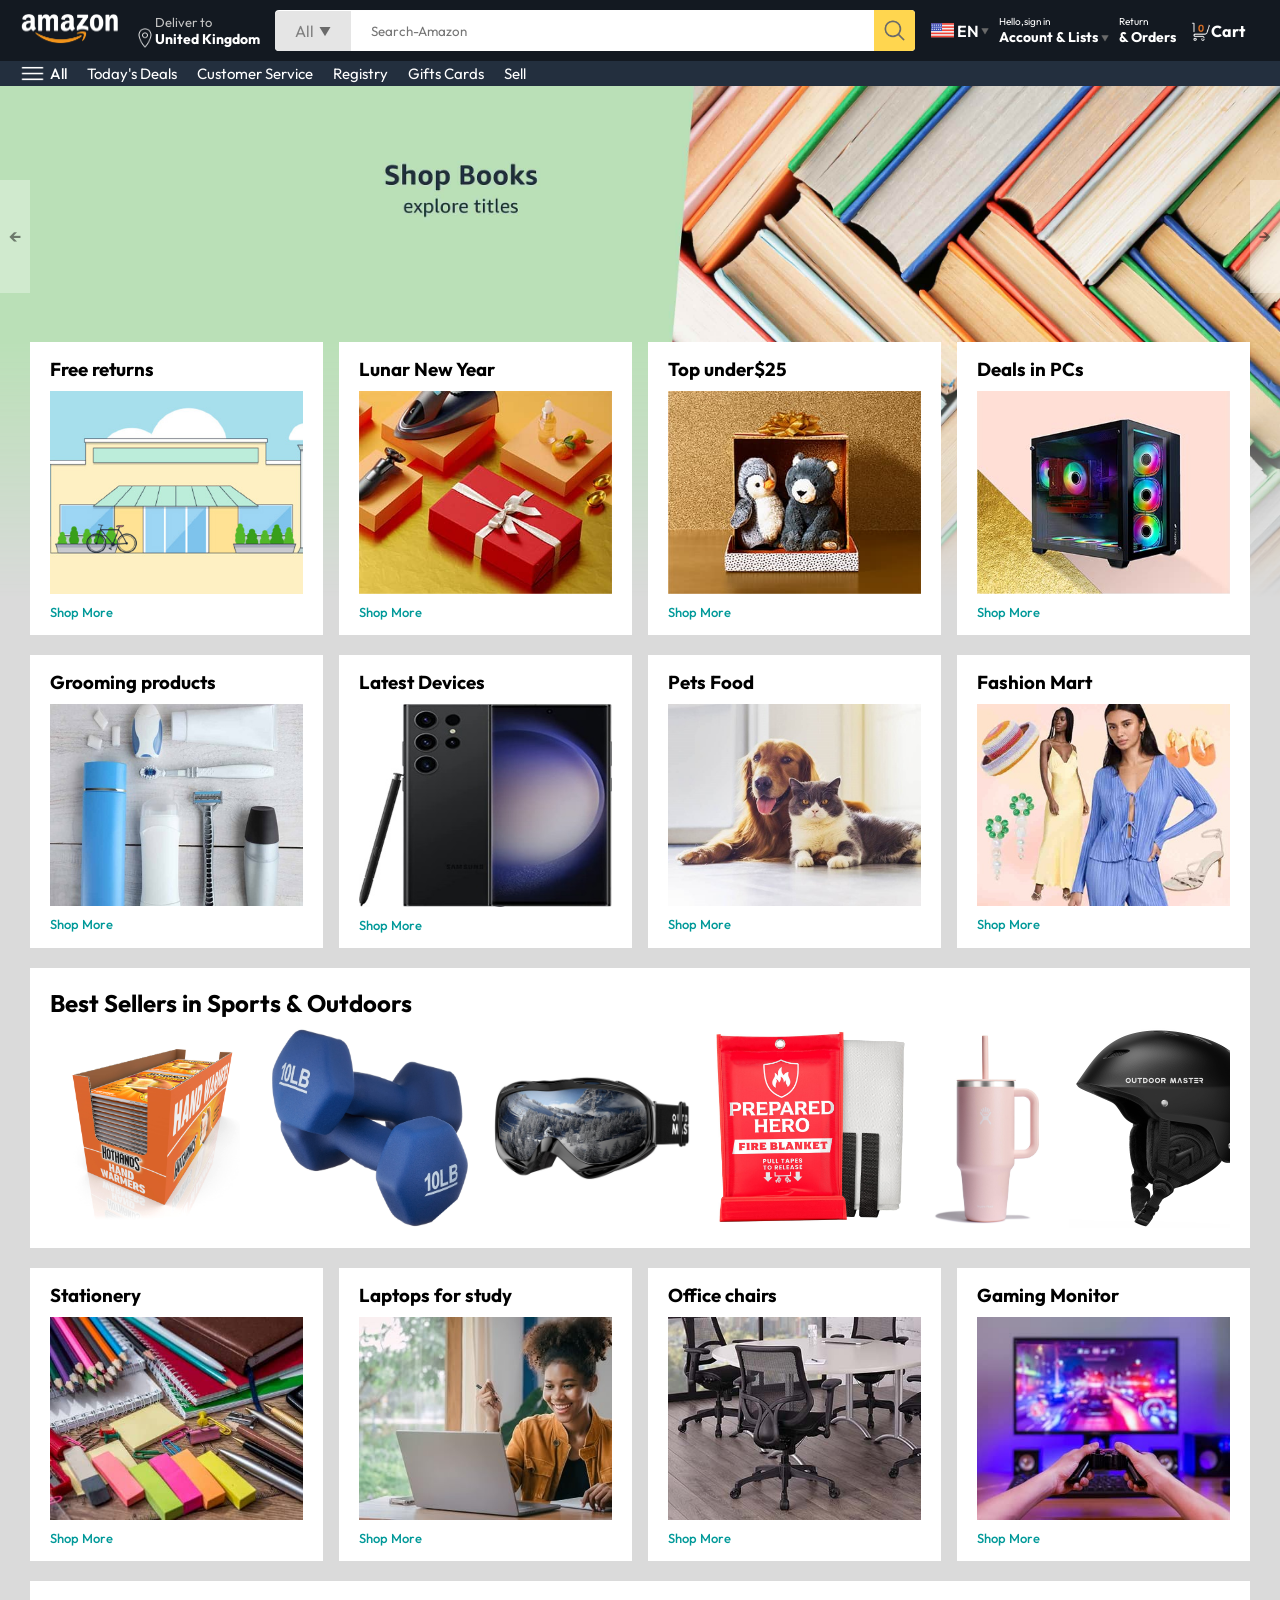
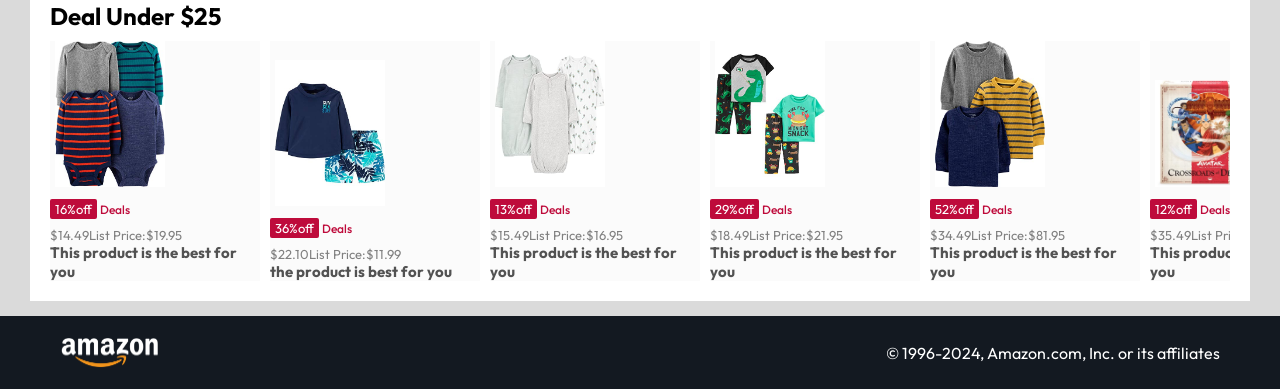
<file: project/project_web1/index.html>
<!DOCTYPE html>
<html lang="en">
<head>
    <meta charset="UTF-8">
    <meta name="viewport" content="width=device-width, initial-scale=1.0">
    <title>Shopping website Clone</title>
    <link rel="stylesheet" href="style.css">
</head>
<body>
    <nav>
      <a href="/" ><img src="amazon_logo (1).png" width="100" alt=""></a>
      <div class="nav-country">
        <img src="location_icon.png" height="20" alt="">
    <div>
      <p>Deliver to</p>
      <h1>United Kingdom</h1>   
      </div>
    </div>
    <div class="nav-search">
        <div class="nav-search-category">
            <p>All</p>
            <img src="dropdown_icon.png" height="12" alt="">
        </div>
        <input type="text" class="nav-search-input" placeholder="Search-Amazon">
        <img src="search_icon.png" class="nav-search-icon "alt="">
    </div>
    <div class="nav-language">
        <img src="us_flag.png" alt="" width="25px">
        <p>EN</p>
        <img src="dropdown_icon.png" alt="" width="8px">
    </div>
    <div class="nav-text">
        <p><a href="/signin.html">Hello,sign in</a></p>
        <h1> Account & Lists
        <img src="dropdown_icon.png" alt="" width="8px">
        </h1>
    </div>
    <div class="nav-text">
        <p>Return</p>
        <h1> & Orders </h1>
    </div>
    <a href="/signin.html" class="mobile-user-icon" style="display:none;">
        <img src="user.png" alt="">
    </a>
    <a href="" class="nav-cart">
        <img src="cart_icon.png"  width="20px"alt="">
        <h4>Cart</h4>
    </a>
    </nav>
    <div class="nav-bottom">
        <div>
            <img src="menu_icon.png" width="25px"alt="">
            <p>All</p>
        </div>
        <p>Today's Deals</p>
        <P>Customer Service</P>  
        <p>Registry</p>      
        <p>Gifts Cards</p>
        <p>Sell</p>
    </div>
    <div class="header-slider">
        <a href="#" class="control_prev">&#8592;</a>
        <a href="#" class="control_next">&#8594;</a>
        <ul>
            <img src="header1.jpg"  class="header-img" alt="">
            <img src="header2.jpg"  class="header-img" alt="">
            <img src="header3.jpg"  class="header-img" alt="">
            <img src="header4.jpg"  class="header-img" alt="">
            <img src="header5.jpg"  class="header-img" alt="">
            <img src="header6.jpg"  class="header-img" alt="">
        </ul>
    </div>
    <div class="box-row header-box">
        <div class="box-col">
            <h3>Free returns</h3>
            <img src="box1-1.jpg" alt="">
            <a href="/">Shop More</a>
        </div>
        <div class="box-col">
            <h3>Lunar New Year</h3>
            <img src="box1-2.jpg" alt="">
            <a href="/">Shop More</a>
        </div>
        <div class="box-col">
            <h3>Top under$25</h3>
            <img src="box1-3.jpg" alt="">
            <a href="/">Shop More</a>
        </div>
        <div class="box-col">
            <h3>Deals in PCs</h3>
            <img src="box1-4.jpg" alt="">
            <a href="/">Shop More</a>
        </div>
    </div>
    <div class="box-row">
        <div class="box-col">
            <h3>Grooming products</h3>
            <img src="box2-1.jpg" alt="">
            <a href="/">Shop More</a>
        </div>
        <div class="box-col">
            <h3>Latest Devices</h3>
            <img src="box2-2.jpg" alt="">
            <a href="/">Shop More</a>
        </div>
        <div class="box-col">
            <h3>Pets Food</h3>
            <img src="box2-3.jpg" alt="">
            <a href="/">Shop More</a>
        </div>
        <div class="box-col">
            <h3>Fashion Mart</h3>
            <img src="box2-4 (1).jpg" alt="">
            <a href="/">Shop More</a>
        </div>
    </div>
    <div class="product-slidder">
        <h2>Best Sellers in Sports & Outdoors</h2>
        <div class="products">
            <img src="product1-1.jpg" alt="">
            <img src="product1-2.jpg" alt="">
            <img src="product1-3.jpg" alt="">
            <img src="product1-4.jpg" alt="">
            <img src="product1-5.jpg" alt="">
            <img src="product1-6.jpg" alt="">
            <img src="product1-7.jpg" alt="">
            <img src="product1-8.jpg" alt="">
            <img src="product1-9.jpg" alt="">
            <img src="product1-10.jpg" alt="">
        </div>
    </div>
    <div class="box-row">
        <div class="box-col">
            <h3>Stationery</h3>
            <img src="box3-1.jpg" alt="">
            <a href="/">Shop More</a>
        </div>
        <div class="box-col">
            <h3>Laptops for study</h3>
            <img src="box3-2.jpg" alt="">
            <a href="/">Shop More</a>
        </div>
        <div class="box-col">
            <h3>Office chairs</h3>
            <img src="box3-3.jpg" alt="">
            <a href="/">Shop More</a>
        </div>
        <div class="box-col">
            <h3>Gaming Monitor</h3>
            <img src="box3-4.jpg" alt="">
            <a href="/">Shop More</a>
        </div>
    </div>
   <div class="product-slidder-with-price">
    <h2>Deal Under $25</h2>
    <div class="products">
        <div class="product-card">
            <div>
                <img src="product2-1.jpg" alt="">
            </div>
            <div class="product-offer">
                <p>16%off</p> <span>Deals</span>
            </div>
            <p class="product-price">$<span>14.49</span>List Price:$19.95</p>
            <h4>This product is the best for you</h4>
         </div>
         <div class="product-card">
            <div >
                <img src="product2-2.jpg" alt="">
            </div>
            <div class="product-offer">
                <p>36%off</p> <span>Deals</span>
            </div>
            <p class="product-price">$<span>22.10</span>List Price:$11.99</p>
            <h4>the product is best for you</h4>
        </div>
         <div class="product-card">
            <div >
                <img src="product2-3.jpg" alt="">
            </div>
            <div class="product-offer">
                <p>13%off</p> <span>Deals</span>
            </div>
            <p class="product-price">$<span>15.49</span>List Price:$16.95</p>
            <h4>This product is the best for you</h4>
        </div>
        <div class="product-card">
            <div >
                <img src="product2-4.jpg" alt="">
            </div>
            <div class="product-offer">
                <p>29%off</p> <span>Deals</span>
            </div>
            <p class="product-price">$<span>18.49</span>List Price:$21.95</p>
            <h4>This product is the best for you</h4>
        </div>
        <div class="product-card">
            <div >
                <img src="product2-5.jpg" alt="">
            </div>
            <div class="product-offer">
                <p>52%off</p> <span>Deals</span>
            </div>
            <p class="product-price">$<span>34.49</span>List Price:$81.95</p>
            <h4>This product is the best for you</h4>
        </div>
        <div class="product-card">
            <div >
                <img src="product2-6.jpg" alt="">
            </div>
            <div class="product-offer">
                <p>12%off</p> <span>Deals</span>
            </div>
            <p class="product-price">$<span>35.49</span>List Price:$16.97</p>
            <h4>This product is the best for you</h4>
        </div>
        <div class="product-card">
            <div >
                <img src="product2-7.jpg" alt="">
            </div>
            <div class="product-offer">
                <p>13%off</p> <span>Deals</span>
            </div>
            <p class="product-price">$<span>32.49</span>List Price:$91.95</p>
            <h4>This product is the best for you</h4>
        </div>
        <div class="product-card">
            <div >
                <img src="product2-8.jpg" alt="">
            </div>
            <div class="product-offer">
                <p>34%off</p> <span>Deals</span>
            </div>
            <p class="product-price">$<span>54.49</span>List Price:$99.95</p>
            <h4>This product is the best for you</h4>
        </div>
        <div class="product-card">
            <div >
                <img src="product2-9.jpg" alt="">
            </div>
            <div class="product-offer">
                <p>7%off</p> <span>Deals</span>
            </div>
            <p class="product-price">$<span>19.49</span>List Price:$10.95</p>
            <h4>This product is the best for you</h4>
        </div>
        <div class="product-card">
            <div>
                <img src="product2-10.jpg" alt="">
            </div>
            <div class="product-offer">
                <p>78%off</p> <span>Deals</span>
            </div>
            <p class="product-price">$<span>13.49</span>List Price:$12.95</p>
            <h4>This product is the best for you</h4>
        </div>
        <div class="product-card">
            <div >
                <img src="product2-11.jpg" alt="">
            </div>
            <div class="product-offer">
                <p>63%off</p> <span>Deals</span>
            </div>
            <p class="product-price">$<span>15.49</span>List Price:$16.95</p>
            <h4>This product is the best for you</h4>
        </div>
    </div>
   </div>
  <footer>
    <img src="amazon_logo (1).png" alt="" width="100">
    <p>© 1996-2024, Amazon.com, Inc. or its affiliates</p>
</footer>

    <script src="script.js"></script>
</body>
</html>
</file>
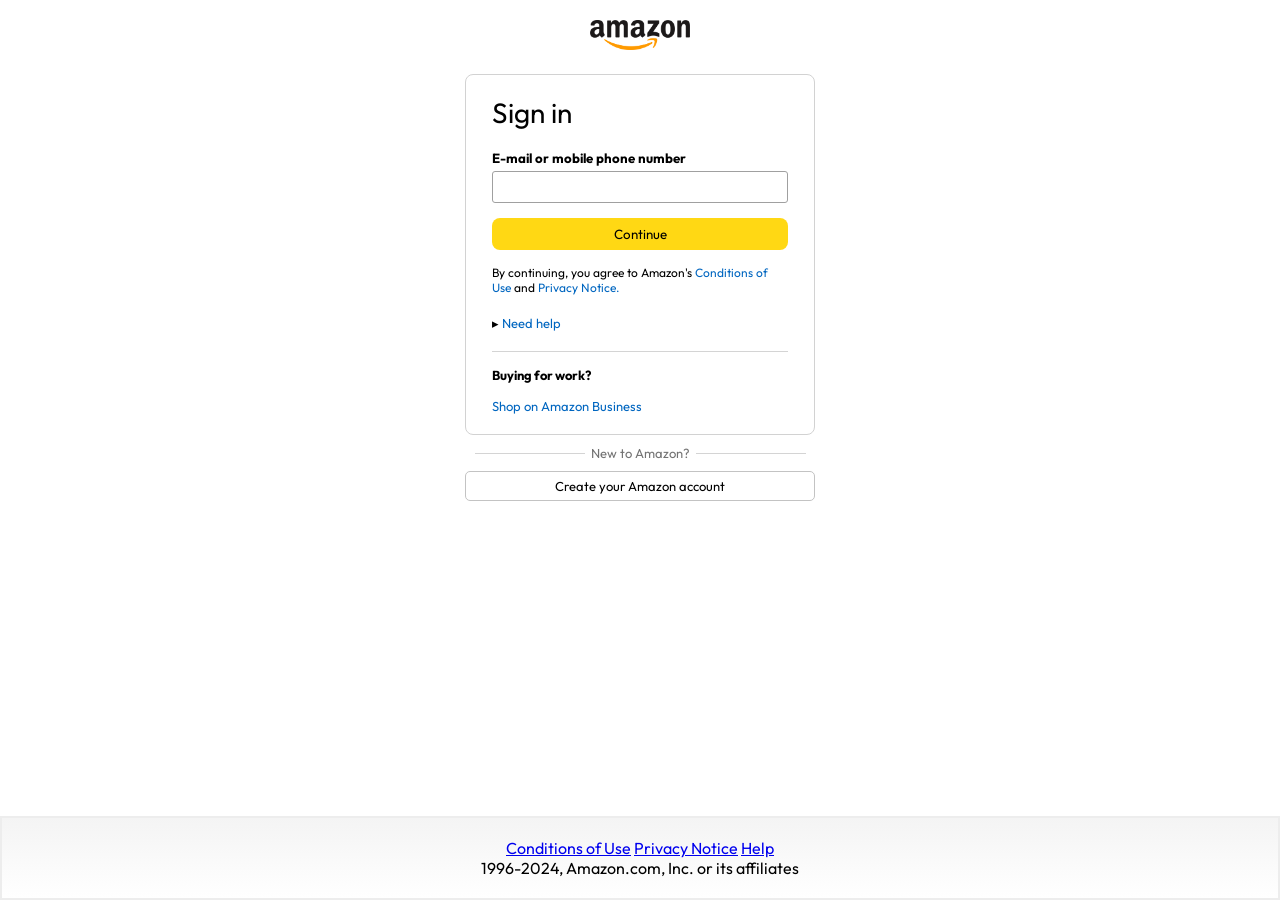
<file: project/project_web1/signin.html>
<!DOCTYPE html>
<html lang="en">
<head>
    <meta charset="UTF-8">
    <meta name="viewport" content="width=device-width, initial-scale=1.0">
    <title>Sign In</title>
    <link rel="stylesheet" href="signin.css">
</head>
<body>
    <a href="/"><img  class="logo"src="amazon_logo_dark.png" alt="" width="100px"></a>
    <div class="signin-container">
        <h1 class="signin-title">Sign in</h1>
        <h5 class="input-lable">E-mail or mobile phone number</h5>
        <input type="text">
        <button>Continue</button>
        <p class="signin-condition">By continuing, you agree to Amazon's<span> Conditions of Use </span>and<span> Privacy Notice.</span></p>
        <p class="signin-help">&#9656 <span>Need help</span></p>
        <hr>
        <h4>Buying for work?</h4>
        <p class="signin-bussiness"><span>Shop on Amazon Business</span></p>
    </div>
    <div class="signin-bottom">
        <hr>
        <p>New to Amazon?</p>
        <hr>
    </div>
    <a href="/signup.html"><button class="signin-signup-btn">Create your Amazon account</button></a>
   
    <footer>
        <div class="footer-links">
            <a href="#">Conditions of Use</a>
            <a href="#">Privacy Notice</a>
            <a href="#">Help</a>
        </div>
        <p class="footer-copyright"> 1996-2024, Amazon.com, Inc. or its affiliates</p>
</footer>
</body>
</html>
</file>
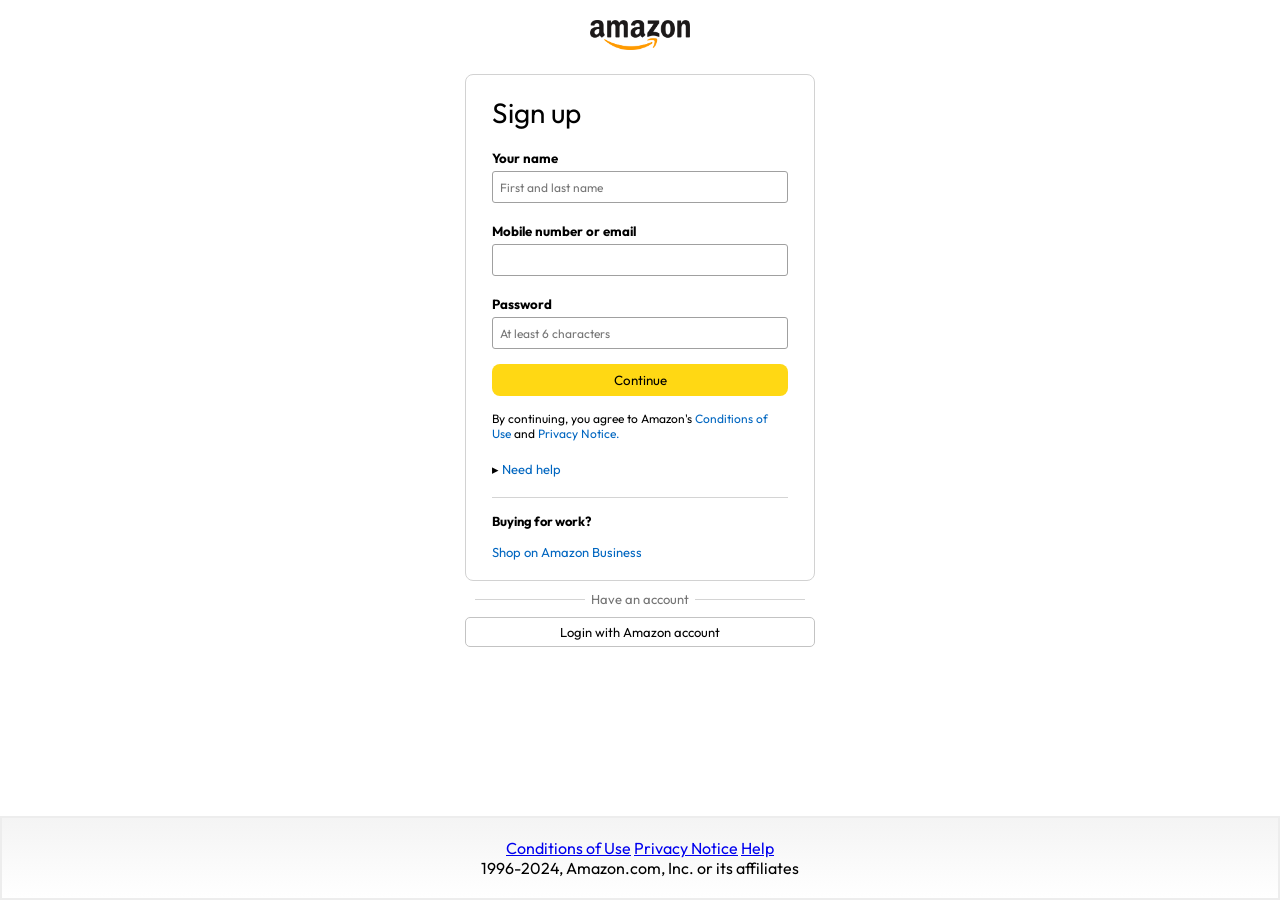
<file: project/project_web1/signup.html>
<!DOCTYPE html>
<html lang="en">
<head>
    <meta charset="UTF-8">
    <meta name="viewport" content="width=device-width, initial-scale=1.0">
    <title>Sign up</title>
    <link rel="stylesheet" href="signin.css">
</head>
<body>
    <a href="/"><img  class="logo"src="amazon_logo_dark.png" alt="" width="100px"></a>
    <div class="signin-container">
        <h1 class="signin-title">Sign up</h1>
        <h5 class="input-lable">Your name</h5>
        <input type="text" placeholder="First and last name">
        <h5 class="input-lable">Mobile number or email</h5>
        <input type="text">
        <h5 class="input-lable">Password</h5>
        <input type="password" placeholder="At least 6 characters">
        <button>Continue</button>
        <p class="signin-condition">By continuing, you agree to Amazon's<span> Conditions of Use </span>and<span> Privacy Notice.</span></p>
        <p class="signin-help">&#9656 <span>Need help</span></p>
        <hr>
        <h4>Buying for work?</h4>
        <p class="signin-bussiness"><span>Shop on Amazon Business</span></p>
    </div>
    <div class="signin-bottom">
        <hr>
        <p>Have an account</p>
        <hr>
    </div>
    <a href="/signin.html"><button class="signin-signup-btn">Login with Amazon account</button></a>
   
    <footer>
        <div class="footer-links">
            <a href="#">Conditions of Use</a>
            <a href="#">Privacy Notice</a>
            <a href="#">Help</a>
        </div>
        <p class="footer-copyright"> 1996-2024, Amazon.com, Inc. or its affiliates</p>
</footer>
</body>
</html>
</file>
<file: project/project_web1/style.css>
@import url('https://fonts.googleapis.com/css2?family=Outfit:wght@100..900&display=swap');
*{
    padding:0;
    margin: 0;
    box-sizing: border-box;
    font-family: Outfit;

}
body{
    background-color: #dadada;
}
a{
    text-decoration: none;
    color:inherit;
}
nav{
    display: flex;
    align-items: center;
    justify-content: space-between;
    background:#131921;
    padding: 10px 20px;
    color:#fff;

}

.nav-country{
    display:flex;
    align-items: end;
    margin-left: 15px;
    font-size: 13px;
    color:#c4c4c4;
}

.nav-country h1{
    color:#fff;
    font-size:14px;
}
.nav-search{
    flex:1;
    display:flex;
    align-items: center;
    background:#fff;
    color:gray;
    max-width:1000px;
    border-radius:4px;
   margin-left: 15px;
}
.nav-search-category{
    display:flex;
    align-items:center;
    padding:10px 20px; 
    gap:5px;
    background:#e5e5e5;
    border-radius: 4px 0 0 4px;
}
.nav-search-input{
    border:none;
    outline:none;
    padding-left:20px;
    width:100%;
}
.nav-search-icon{
    max-width:41px;
    padding:8px;
    background:#ffd64f;
    border-radius: 0 4px 4px 0;
}
.nav-language{
    display:flex;
    align-items:center;
    gap:2px;
    font-weight:600;
    margin-left:15px;
}
.nav-text{
    margin-left:10px;
}
.nav-text p{
    font-size:10px;
}
.nav-text h1{
    font-size:14px;
}
.nav-cart{
    display:flex;
    align-items:center;
    margin:0px 15px;
}
.nav-bottom{
display: flex;
align-items:center;
gap:20px;
padding:0px 20px;
background:#232f3e;
color:#fff;
font-size:15px;
}
.nav-bottom div{
    display: flex;
    align-items: center;
    gap:5px;
    font-weight:500;
}
.header-slider ul{
    display:flex;
    overflow-y:hidden;
}
.header-img{
max-width:100%;
mask-image:linear-gradient(to bottom,#000000 50%, transparent 100%)
}
.header-slider a{
    position:absolute;
    top:20%;
    z-index:1;
    padding:5vh 1vh;
    background: #ffffff4f;
    color:#0000007b;
    text-decoration: none;
    font-weight:600;
    font-size:18px;
    cursor:pointer;
}
.control_next{
    right:0;
}
.box-row{
    display:flex;
    flex-wrap:wrap;
    row-gap:20px;
    justify-content:space-between;
    margin: 20px 30px;
}
.box-col{
    display: flex;
    flex-direction:column;
    gap:10px;
    padding:15px 20px;
    background:#fff;
    max-width:24%;
    min-height:200px;
    z-index:1;
}
.box-col a{
    font-size:13px;
    color:#009999;
    font-weight:500;

}
.header-box{
    margin-top:-20vw;
}
.product-slidder{
    background: white;
    margin:0 30px;
    padding: 20px;
    margin-bottom:15px;
}
.product-slidder .products{
    display: flex;
    overflow-x: auto;
    gap:20px;
    margin-top:10px
}
.product-slidder .products img{
    max-width:200px;
    max-height:200px;

}
.product-slidder .products::-webkit-scrollbar{
    display:none;
}
.product-slidder-with-price{
    background: #fff;
    margin:0 30px;
    padding:20px;
    margin-bottom:15px;
}
.product-slidder-with-price .products{
    display:flex;
overflow-x: auto;
    gap:10px;
   margin-top:10px;
}
.product-slidder-with-price .products::-webkit-scrollbar{
    display: none;
}
.product-card{
    display:flex;
    flex-direction:column;
    justify-content: end;
    min-width:210px;
    background:#fbfbfb;
}
.product-card img{
    width:110px;
    margin:0 5px;
}
.product-offer p{
    background: #be0b3b;
    color:#fff;
    display:inline-block;
    padding:2px 5px;
    border-radius:2px;
    margin:8px 0;
    font-size:13px;

}
.product-offer span{
    color:#be0b3b;
    font-weight:500;
    font-size:12px;

}
.product-price{
    color:gray;
    font-size:13px;
}
.product-card h4{
    color: #525252;
    font-size:15px;
}
footer{
    display: flex;
    justify-content:space-between;
    align-items:center;
    color:#fff;
    background: #131921;
    padding:20px 60px;
}
/*media query*/
@media only screen and(max-width:900px){
    nav{
        flex-wrap:wrap;
    }
    .nav-search{
        order:7;
        margin:15px 0 5px;
        min-width:300px;
    }
    .box-col{
        max-width: 48%;

    }
}
@media only screen and (max-width:600px){
    .nav-country{
        display:none;
    }
    .nav-language{
        display:none;
    }
    .nav-text{
        display:none;
    }
    .nav-bottom{
        font-size:13px;
        gap:10px;
        overflow-x: scroll;}

    .nav-bottom::-webkit-scrollbar{
        display:none;
    }
    .nav-bottom p{
        text-wrap:nowrap;
    }
    .mobile-user-icon{
        display:flex !important;
        flex:1;
        justify-content:flex-end;
    }
    .mobile-user-icon img{
        width:25px;
    }
    .nav-cart h4{
        display: none;
    }
    .nav-cart img{
        width:25px;
    }
    .header-slider a{
        top:24px;
        padding:2vh 1vw;
        font-size:15px;
    }
    .box-col{
        max-width:100%;
        width:100%;
    }
    footer{
        justify-content:center;
        flex-direction: column;
        font-size:14px;
    }
}
</file>
<file: project/project_web1/signin.css>
@import url('https://fonts.googleapis.com/css2?family=Outfit:wght@100..900&display=swap');
*{
    padding:0;
    margin: 0;
    box-sizing: border-box;
    font-family: Outfit;

}
body{
    background:#fff;
    text-align:center;
    font-family: Outfit;
    min-height:100 vh;
}
.logo{
    margin-top: 20px;}
.signin-container{
    max-width:350px;
    border:1px solid #d2d2d2;
    margin:auto;
    margin-top:20px;
    padding:20px 26px;
    border-radius:8px;
    text-align:left;
}
.signin-title{
    font-size:28px;
    font-weight:400;
}
.input-lable{
margin-top:20px
}
.signin-container input{
    width:100%;
    height:32px;
    margin-top:5px;
    padding:3px 7px;
    border-radius:3px;
    border:1px solid #a0a0a0;
    font-size:12px;
}
.signin-container input:focus{
    outline: 3px solid #c2f2ff;
}
.signin-container button{
    width:100%;
    height:32px;
    margin: 15px 0;
    background: #ffd814;
    border:none;
    border-radius:8px;
    cursor: pointer;
}
.signin-container button:hover{
background: #ebc712;
}
.signin-condition{
    font-size:12px;}

.signin-condition span{
    color:#0066c0;
}
.signin-help{
    font-size:13px;
    margin:20px 0;

}
.signin-help span{
    color:#0066c0;
}
.signin-bussiness span{
    color:#0066c0;
    
}
.signin-container hr{
    border:none;
    height:1px;
    background:#d4d4d4;
}
.signin-container h4{
    margin: 15px 0;
    font-size:13px;

}
.signin-bussiness{
    font-size:13px;
}
.signin-bottom{
    width:350px;
    font-size:13px;
    color:#737373;
    margin:10px auto;
    display:flex;
    align-items:center;
    justify-content: center;
    gap:6px;

}
.signin-bottom hr{
    border:none;
    height:1px;
    background:#d4d4d4;
    width:110px;
}
.signin-signup-btn{
    width:350px;
    height:30px;
    font-size:13px;
    background: #fff;
    border-radius:5px;
    border:1px solid #c3c3c3;


}
.signin-signup-btn:hover{
    background:#f1f1f1;}

footer{
    width:100%;
    height:auto;
    max-height:150px;
    margin-top:20px;
    padding:20px 0;
    position:fixed;
    bottom:0;
    background:linear-gradient(to bottom,#f4f4f4,#fff);
    border:2px solid #ededed;
}
 footer.footer-links{
    display:flex;
    justify-content:center;
    gap:30px;
    margin-bottom:20px;

}
 footer.footer-links a{
    text-decoration: none;
    color:#0066c0;
}
</file>
